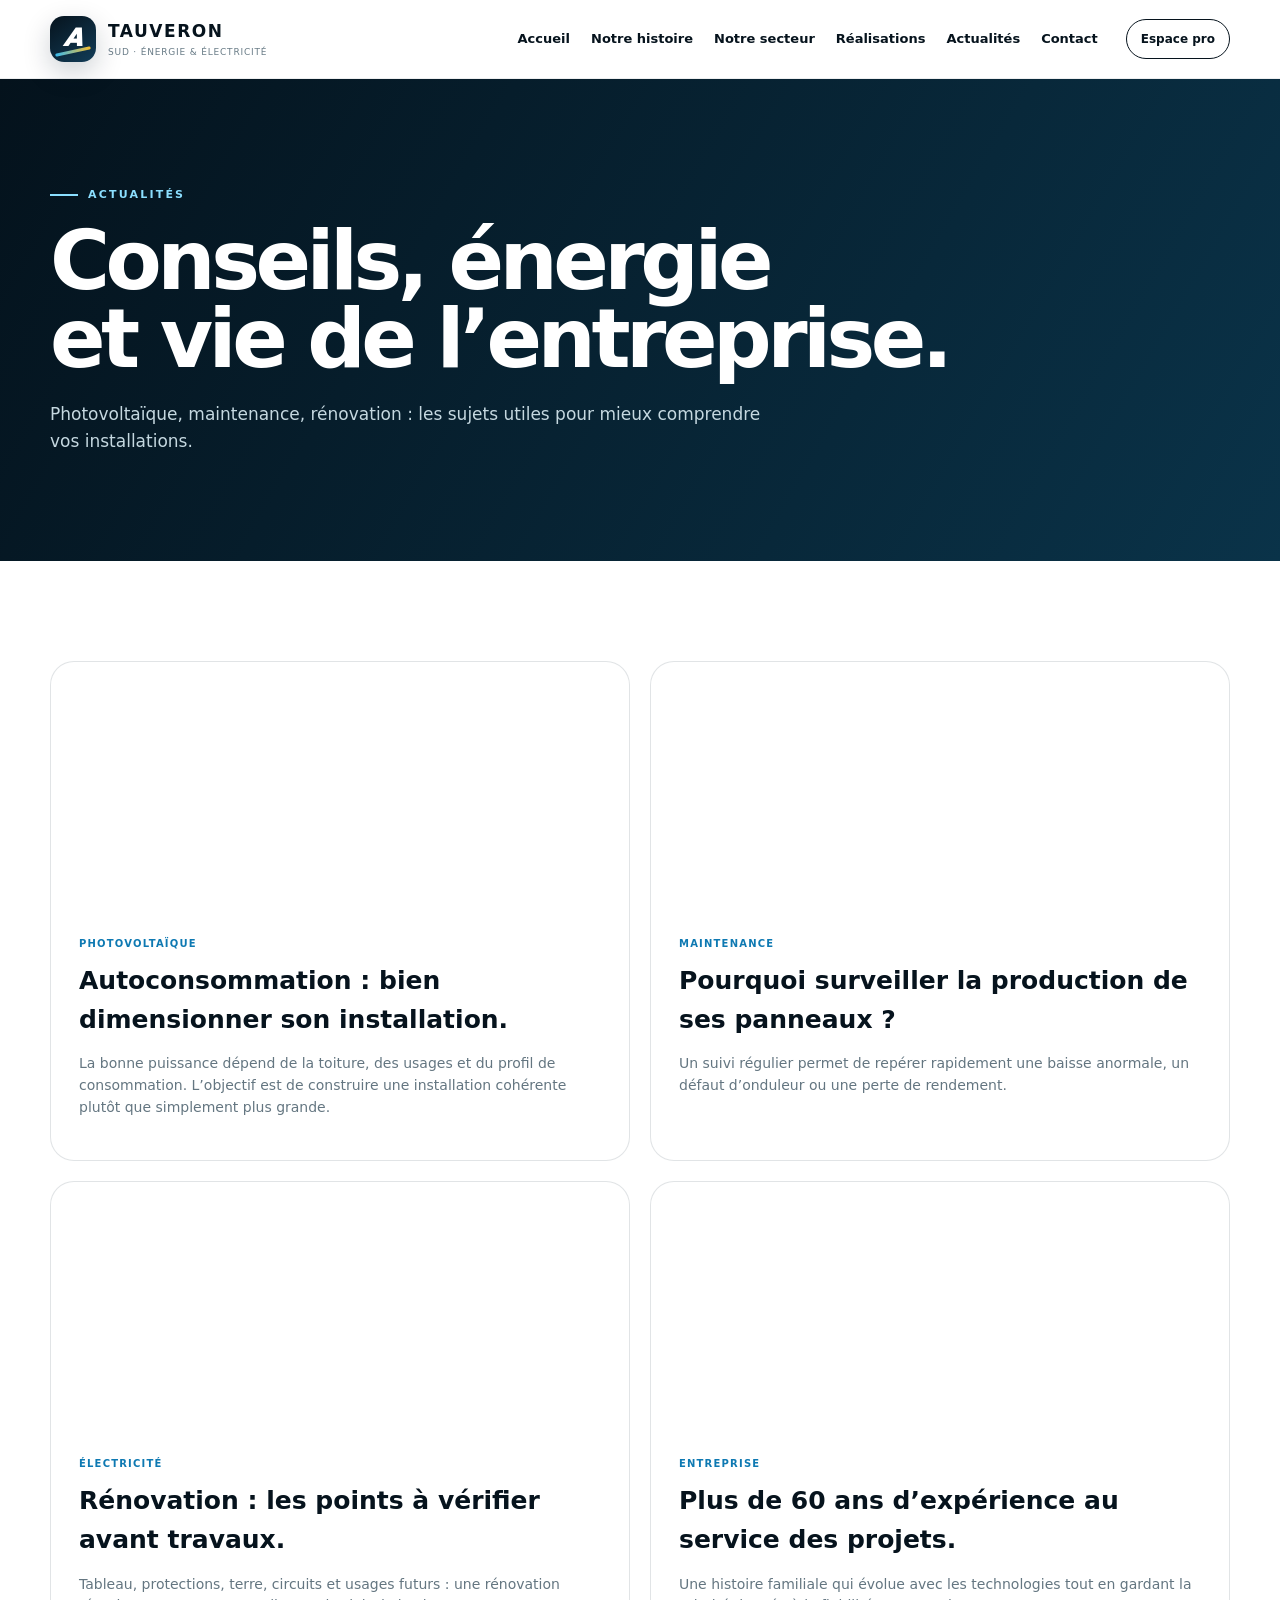
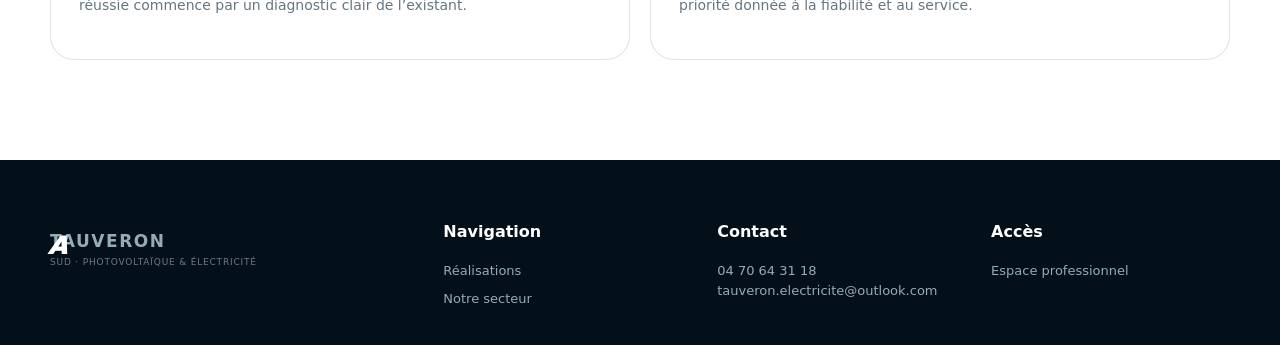
<file: actualites.html>
<!doctype html><html lang="fr"><head><meta charset="utf-8"><meta name="viewport" content="width=device-width,initial-scale=1"><title>Actualités | Tauveron Sud</title><link rel="stylesheet" href="/styles.css"></head><body>
<header class="header"><div class="container nav"><a class="brand" href="/"><span class="brand-mark"><i></i></span><span><strong>TAUVERON</strong><small>SUD · ÉNERGIE & ÉLECTRICITÉ</small></span></a><nav class="menu"><a href="/">Accueil</a><a href="/histoire.html">Notre histoire</a><a href="/secteur.html">Notre secteur</a><a href="/realisations.html">Réalisations</a><a href="/actualites.html">Actualités</a><a href="/contact.html">Contact</a></nav><button class="menu-toggle">☰</button><a class="pro-link" href="/pro">Espace pro</a></div></header>
<section class="page-hero news-hero"><div class="container"><span class="eyebrow light">ACTUALITÉS</span><h1>Conseils, énergie<br>et vie de l’entreprise.</h1><p>Photovoltaïque, maintenance, rénovation : les sujets utiles pour mieux comprendre vos installations.</p></div></section>
<main><section class="section"><div class="container article-grid"><article class="article-card reveal"><div class="article-cover a1"></div><div class="article-body"><span>Photovoltaïque</span><h2>Autoconsommation : bien dimensionner son installation.</h2><p>La bonne puissance dépend de la toiture, des usages et du profil de consommation. L’objectif est de construire une installation cohérente plutôt que simplement plus grande.</p></div></article><article class="article-card reveal"><div class="article-cover a2"></div><div class="article-body"><span>Maintenance</span><h2>Pourquoi surveiller la production de ses panneaux ?</h2><p>Un suivi régulier permet de repérer rapidement une baisse anormale, un défaut d’onduleur ou une perte de rendement.</p></div></article><article class="article-card reveal"><div class="article-cover a3"></div><div class="article-body"><span>Électricité</span><h2>Rénovation : les points à vérifier avant travaux.</h2><p>Tableau, protections, terre, circuits et usages futurs : une rénovation réussie commence par un diagnostic clair de l’existant.</p></div></article><article class="article-card reveal"><div class="article-cover a4"></div><div class="article-body"><span>Entreprise</span><h2>Plus de 60 ans d’expérience au service des projets.</h2><p>Une histoire familiale qui évolue avec les technologies tout en gardant la priorité donnée à la fiabilité et au service.</p></div></article></div></section></main>
<footer class="footer"><div class="container footer-grid"><div><a class="brand footer-brand" href="/"><span class="brand-mark"><i></i></span><span><strong>TAUVERON</strong><small>SUD · PHOTOVOLTAÏQUE & ÉLECTRICITÉ</small></span></a></div><div><h4>Navigation</h4><a href="/realisations.html">Réalisations</a><a href="/secteur.html">Notre secteur</a></div><div><h4>Contact</h4><p>04 70 64 31 18<br>tauveron.electricite@outlook.com</p></div><div><h4>Accès</h4><a href="/pro">Espace professionnel</a></div></div></footer><script src="/app.js"></script></body></html>
</file>
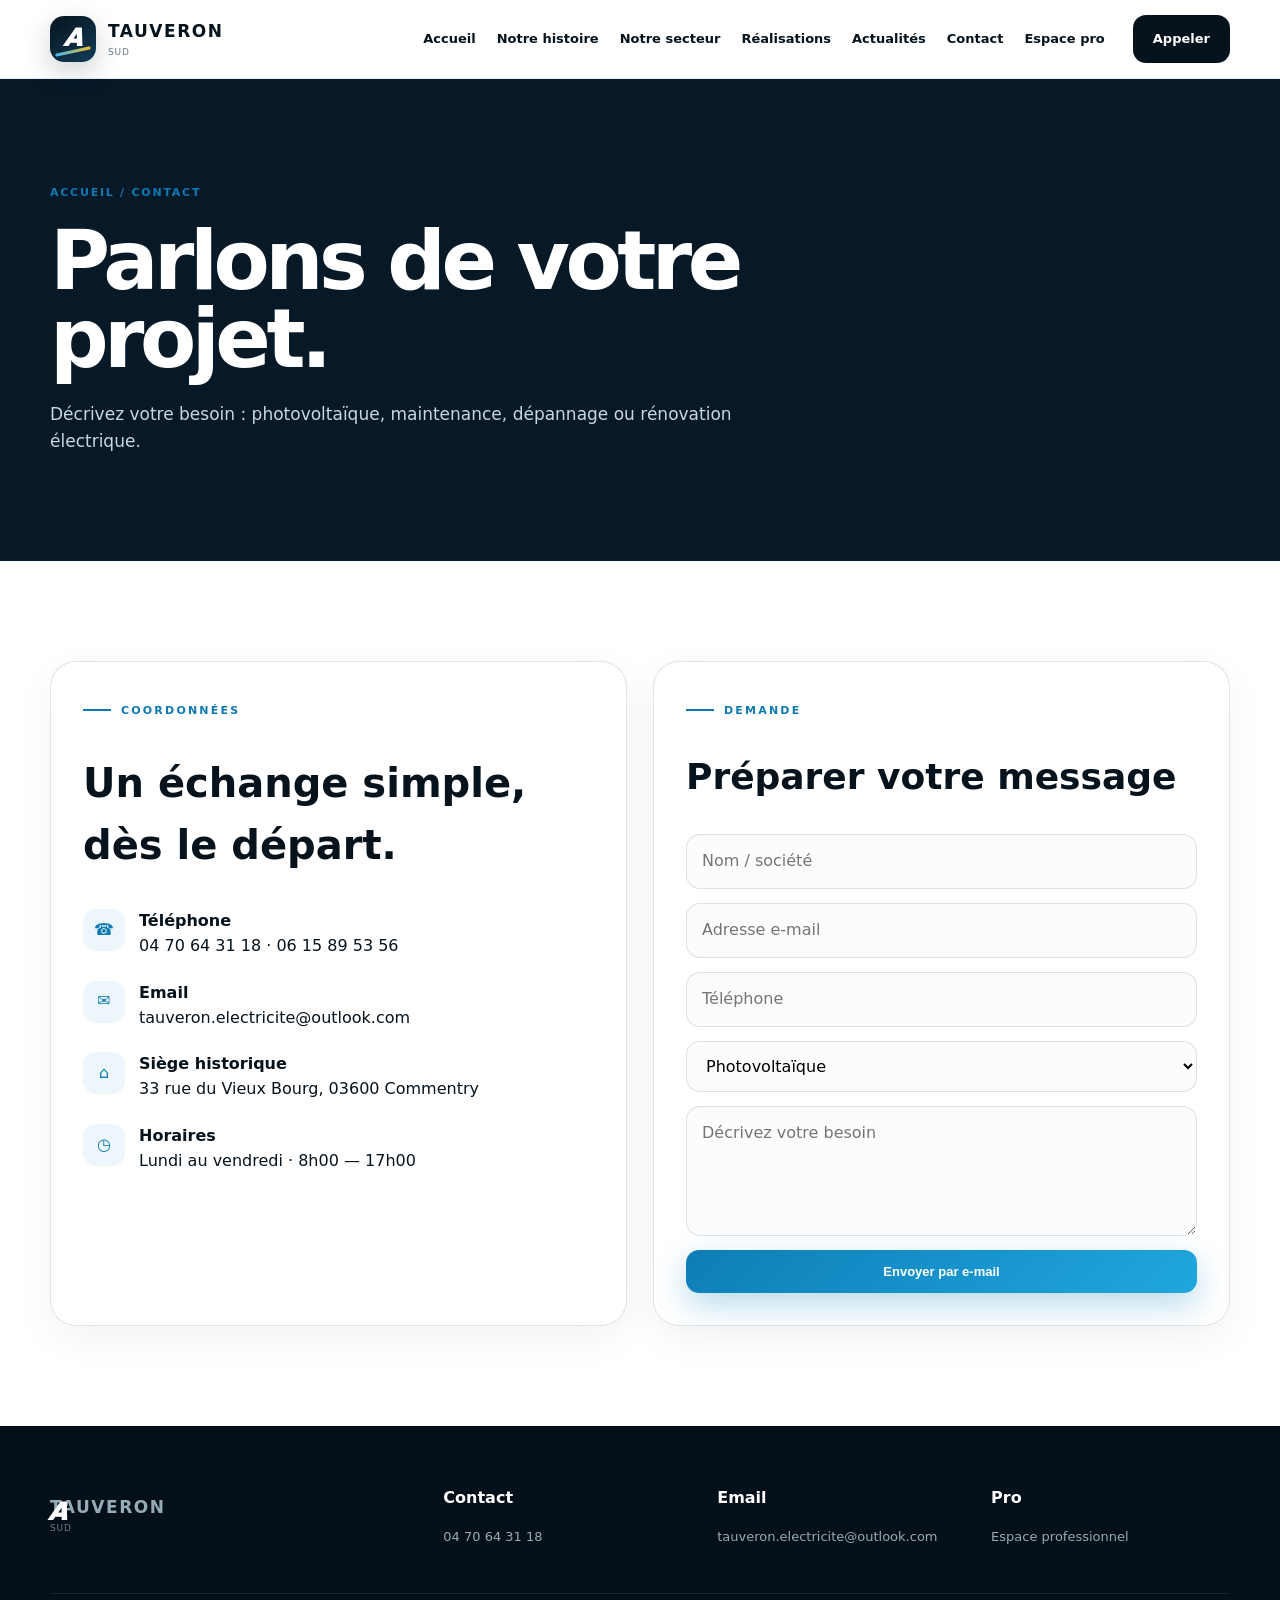
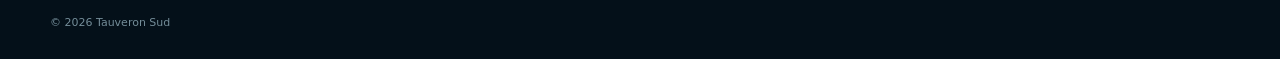
<file: contact.html>
<!doctype html><html lang="fr"><head><meta charset="utf-8"><meta name="viewport" content="width=device-width,initial-scale=1"><title>Contact | Tauveron Sud</title><link rel="stylesheet" href="/styles.css"></head><body>
<header class="header"><div class="container nav"><a class="brand" href="/"><span class="brand-mark"></span><span><strong>TAUVERON</strong><small>SUD</small></span></a><nav class="menu"><a href="/index.html">Accueil</a><a href="/histoire.html">Notre histoire</a><a href="/secteur.html">Notre secteur</a><a href="/realisations.html">Réalisations</a><a href="/actualites.html">Actualités</a><a href="/contact.html">Contact</a><a href="/pro">Espace pro</a></nav><button class="menu-toggle">☰</button><a class="btn dark" href="tel:+33470643118">Appeler</a></div></header>
<section class="page-hero"><div class="container"><span class="breadcrumb">Accueil / Contact</span><h1>Parlons de votre projet.</h1><p>Décrivez votre besoin : photovoltaïque, maintenance, dépannage ou rénovation électrique.</p></div></section>
<main><section class="section"><div class="container contact-grid"><div class="contact-card reveal"><span class="eyebrow">Coordonnées</span><h2 style="font-size:40px">Un échange simple, dès le départ.</h2><div class="contact-row"><i>☎</i><div><strong>Téléphone</strong><br><a href="tel:+33470643118">04 70 64 31 18</a> · <a href="tel:+33615895356">06 15 89 53 56</a></div></div><div class="contact-row"><i>✉</i><div><strong>Email</strong><br><a href="mailto:tauveron.electricite@outlook.com">tauveron.electricite@outlook.com</a></div></div><div class="contact-row"><i>⌂</i><div><strong>Siège historique</strong><br>33 rue du Vieux Bourg, 03600 Commentry</div></div><div class="contact-row"><i>◷</i><div><strong>Horaires</strong><br>Lundi au vendredi · 8h00 — 17h00</div></div></div><div class="contact-card reveal"><span class="eyebrow">Demande</span><h2 style="font-size:36px">Préparer votre message</h2><form class="form" id="contact-form"><input name="name" required placeholder="Nom / société"><input name="email" required type="email" placeholder="Adresse e-mail"><input name="phone" placeholder="Téléphone"><select name="project"><option>Photovoltaïque</option><option>Électricité</option><option>Maintenance / dépannage</option><option>Autre projet</option></select><textarea name="message" required placeholder="Décrivez votre besoin"></textarea><button class="btn primary" type="submit">Envoyer par e-mail</button></form></div></div></section></main>
<footer class="footer"><div class="container"><div class="footer-grid"><div><a class="brand" href="/"><span class="brand-mark"></span><span><strong>TAUVERON</strong><small>SUD</small></span></a></div><div><h4>Contact</h4><p>04 70 64 31 18</p></div><div><h4>Email</h4><p>tauveron.electricite@outlook.com</p></div><div><h4>Pro</h4><p><a href="/pro">Espace professionnel</a></p></div></div><div class="copyright"><span>© 2026 Tauveron Sud</span></div></div></footer><script src="/app.js"></script><script>document.getElementById('contact-form').addEventListener('submit',e=>{e.preventDefault();const f=new FormData(e.currentTarget);const s=encodeURIComponent('Demande '+f.get('project')+' — '+f.get('name'));const b=encodeURIComponent('Nom / société : '+f.get('name')+'\nEmail : '+f.get('email')+'\nTéléphone : '+f.get('phone')+'\nProjet : '+f.get('project')+'\n\n'+f.get('message'));location.href='mailto:tauveron.electricite@outlook.com?subject='+s+'&body='+b})</script></body></html>
</file>
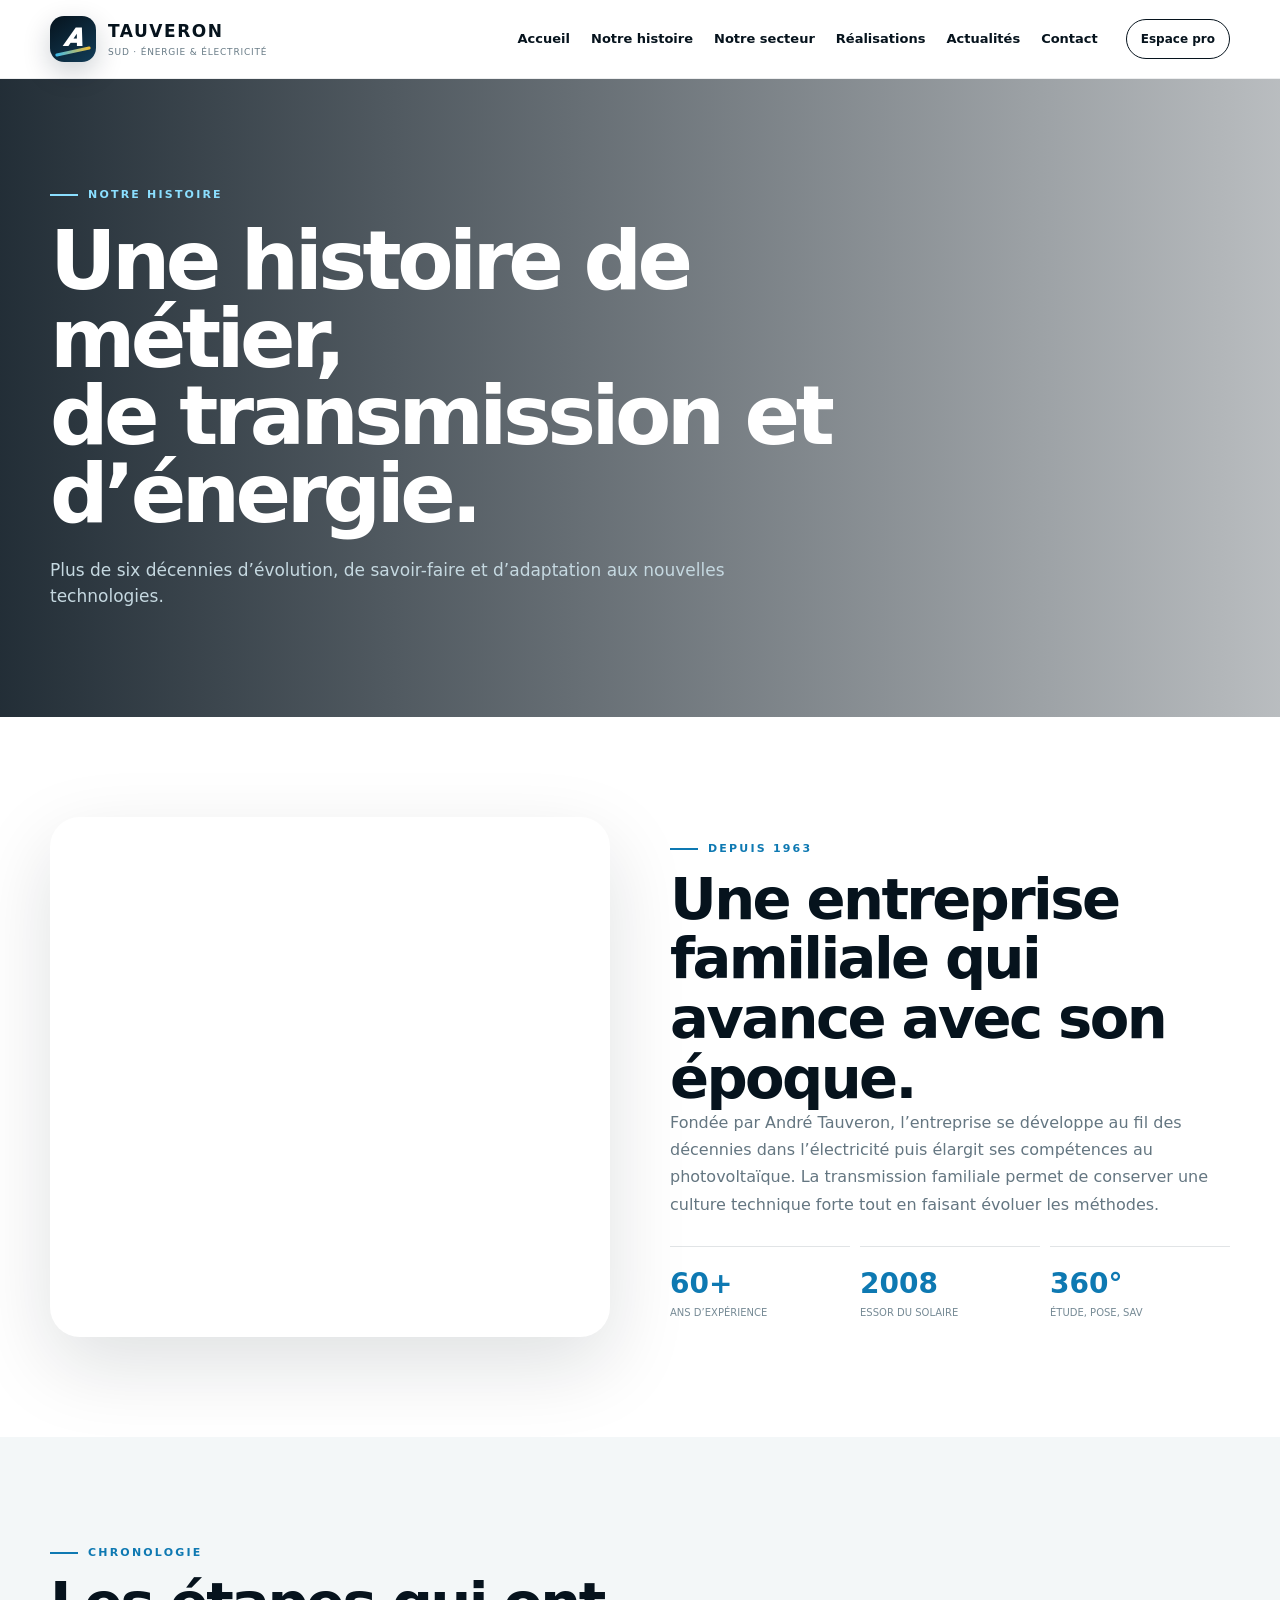
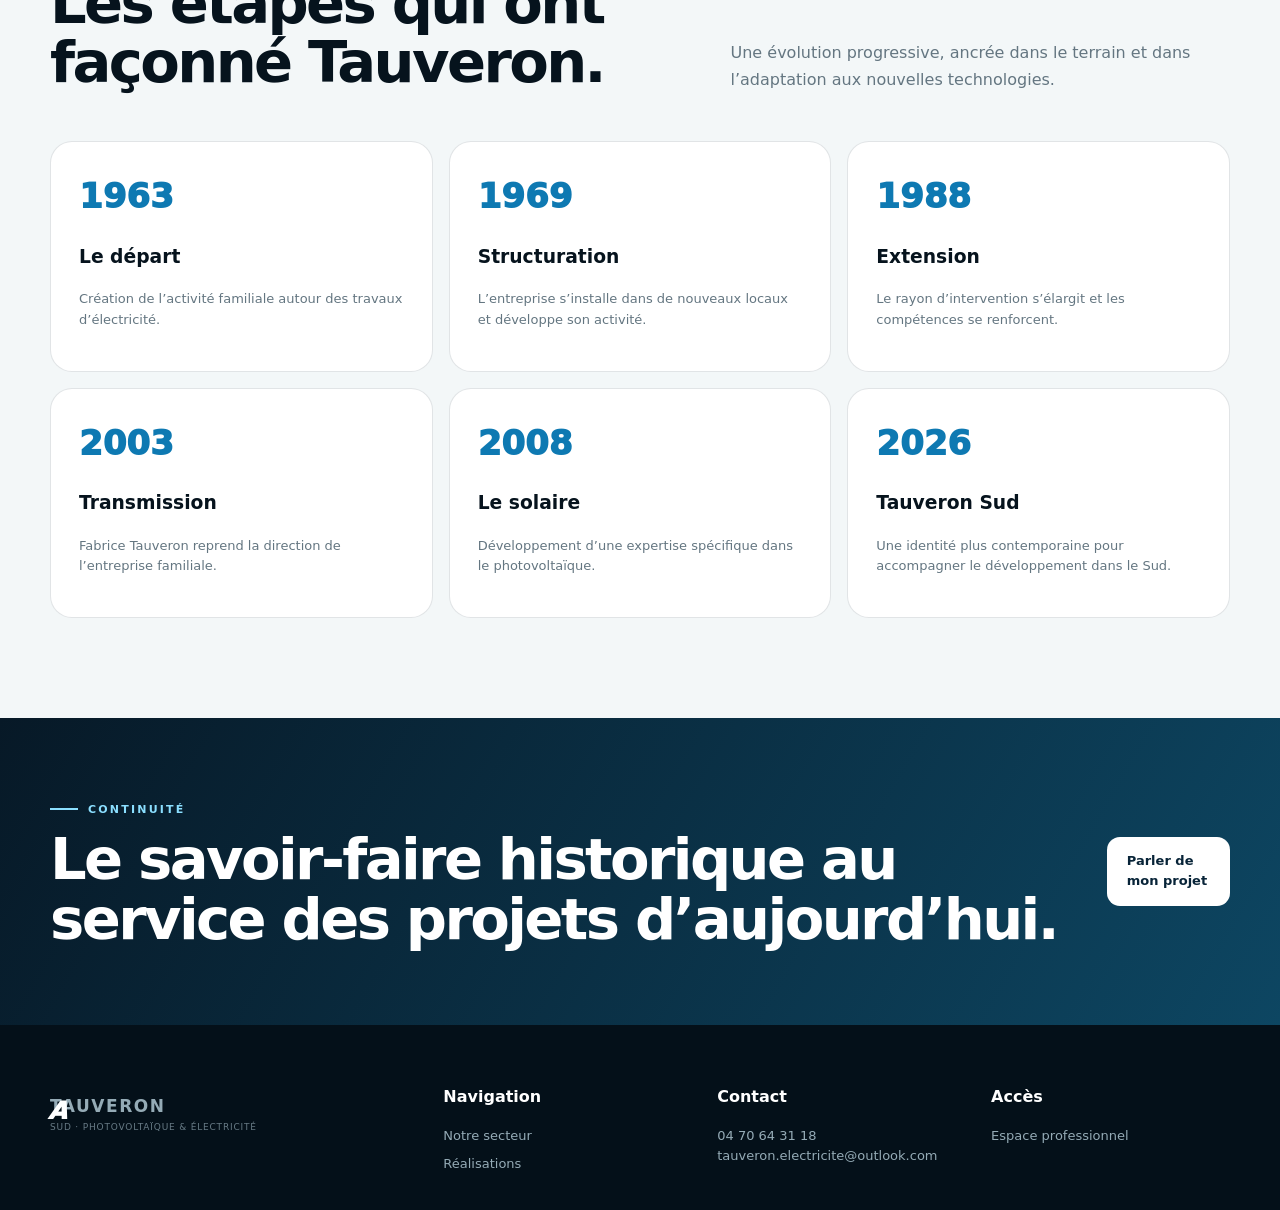
<file: histoire.html>
<!doctype html><html lang="fr"><head><meta charset="utf-8"><meta name="viewport" content="width=device-width,initial-scale=1"><title>Notre histoire | Tauveron Sud</title><link rel="stylesheet" href="/styles.css"></head><body>
<header class="header"><div class="container nav"><a class="brand" href="/"><span class="brand-mark"><i></i></span><span><strong>TAUVERON</strong><small>SUD · ÉNERGIE & ÉLECTRICITÉ</small></span></a><nav class="menu"><a href="/">Accueil</a><a href="/histoire.html">Notre histoire</a><a href="/secteur.html">Notre secteur</a><a href="/realisations.html">Réalisations</a><a href="/actualites.html">Actualités</a><a href="/contact.html">Contact</a></nav><button class="menu-toggle">☰</button><a class="pro-link" href="/pro">Espace pro</a></div></header>
<section class="page-hero history-hero"><div class="container"><span class="eyebrow light">NOTRE HISTOIRE</span><h1>Une histoire de métier,<br>de transmission et d’énergie.</h1><p>Plus de six décennies d’évolution, de savoir-faire et d’adaptation aux nouvelles technologies.</p></div></section>
<main><section class="section"><div class="container story-intro"><div class="story-photo reveal"></div><div class="story-copy reveal"><span class="eyebrow">DEPUIS 1963</span><h2>Une entreprise familiale qui avance avec son époque.</h2><p>Fondée par André Tauveron, l’entreprise se développe au fil des décennies dans l’électricité puis élargit ses compétences au photovoltaïque. La transmission familiale permet de conserver une culture technique forte tout en faisant évoluer les méthodes.</p><div class="story-stats"><div><strong>60+</strong><span>ans d’expérience</span></div><div><strong>2008</strong><span>essor du solaire</span></div><div><strong>360°</strong><span>étude, pose, SAV</span></div></div></div></div></section>
<section class="section story-depth"><div class="container"><div class="section-head reveal"><div><span class="eyebrow">CHRONOLOGIE</span><h2>Les étapes qui ont façonné Tauveron.</h2></div><p>Une évolution progressive, ancrée dans le terrain et dans l’adaptation aux nouvelles technologies.</p></div><div class="timeline-depth"><article class="timeline-item reveal"><span>1963</span><h3>Le départ</h3><p>Création de l’activité familiale autour des travaux d’électricité.</p></article><article class="timeline-item reveal"><span>1969</span><h3>Structuration</h3><p>L’entreprise s’installe dans de nouveaux locaux et développe son activité.</p></article><article class="timeline-item reveal"><span>1988</span><h3>Extension</h3><p>Le rayon d’intervention s’élargit et les compétences se renforcent.</p></article><article class="timeline-item reveal"><span>2003</span><h3>Transmission</h3><p>Fabrice Tauveron reprend la direction de l’entreprise familiale.</p></article><article class="timeline-item reveal"><span>2008</span><h3>Le solaire</h3><p>Développement d’une expertise spécifique dans le photovoltaïque.</p></article><article class="timeline-item reveal"><span>2026</span><h3>Tauveron Sud</h3><p>Une identité plus contemporaine pour accompagner le développement dans le Sud.</p></article></div></div></section>
<section class="contact-band"><div class="container contact-band-inner"><div><span class="eyebrow light">CONTINUITÉ</span><h2>Le savoir-faire historique au service des projets d’aujourd’hui.</h2></div><a class="btn white" href="/contact.html">Parler de mon projet</a></div></section></main>
<footer class="footer"><div class="container footer-grid"><div><a class="brand footer-brand" href="/"><span class="brand-mark"><i></i></span><span><strong>TAUVERON</strong><small>SUD · PHOTOVOLTAÏQUE & ÉLECTRICITÉ</small></span></a></div><div><h4>Navigation</h4><a href="/secteur.html">Notre secteur</a><a href="/realisations.html">Réalisations</a></div><div><h4>Contact</h4><p>04 70 64 31 18<br>tauveron.electricite@outlook.com</p></div><div><h4>Accès</h4><a href="/pro">Espace professionnel</a></div></div></footer><script src="/app.js"></script></body></html>
</file>
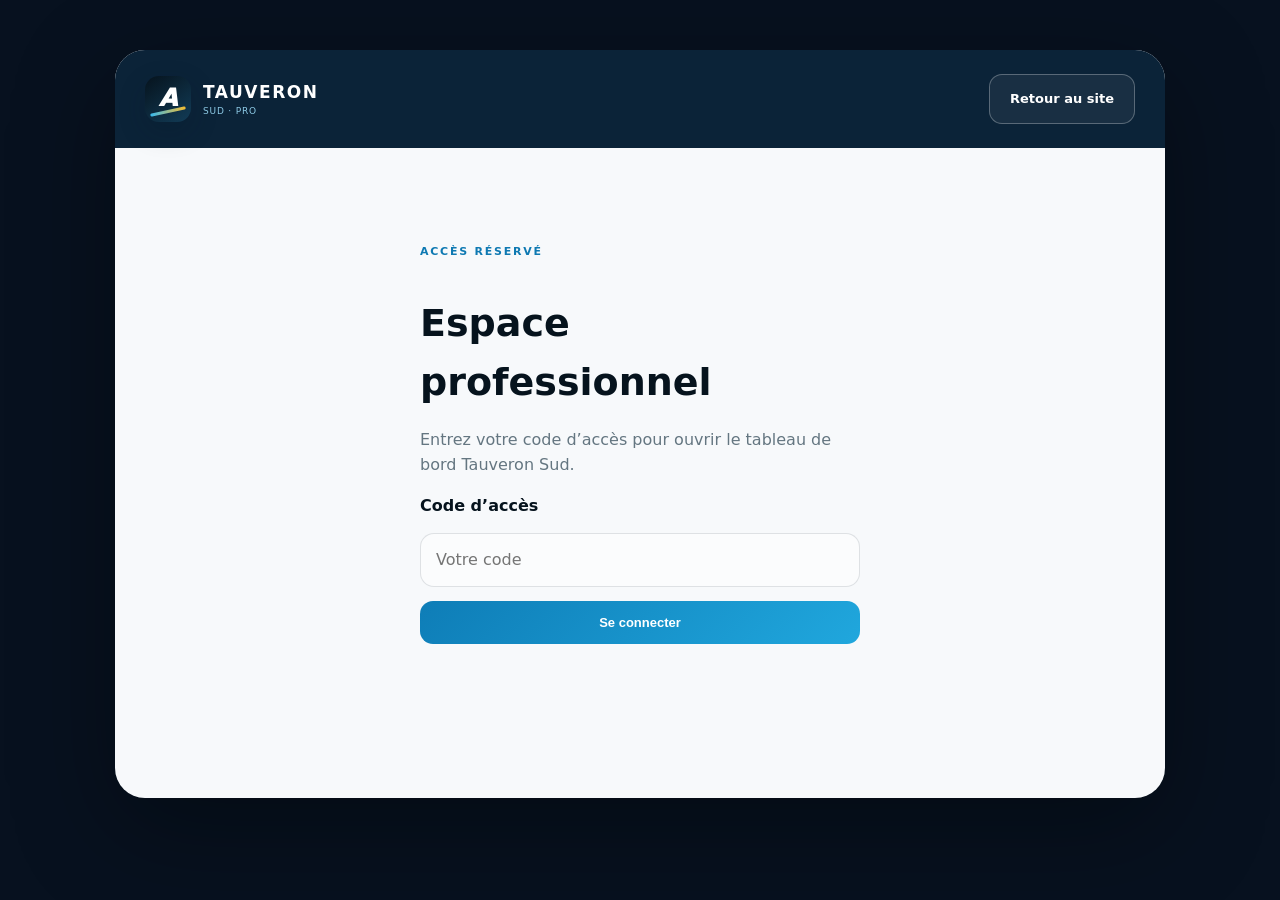
<file: pro.html>
<!doctype html><html lang="fr"><head><meta charset="utf-8"><meta name="viewport" content="width=device-width,initial-scale=1"><meta name="robots" content="noindex,nofollow"><title>Espace professionnel | Tauveron Sud</title><link rel="stylesheet" href="/styles.css"></head><body class="pro-shell">
<div class="pro-card">
  <div class="pro-head"><a class="brand" href="/"><span class="brand-mark"></span><span><strong>TAUVERON</strong><small>SUD · PRO</small></span></a><a class="btn ghost" href="/">Retour au site</a></div>
  <div class="pro-body">
    <section id="login-view" class="login-wrap">
      <span class="eyebrow">Accès réservé</span><h1>Espace professionnel</h1><p>Entrez votre code d’accès pour ouvrir le tableau de bord Tauveron Sud.</p>
      <form id="login-form" class="form" autocomplete="off"><label for="access-code"><strong>Code d’accès</strong></label><input id="access-code" name="code" type="password" inputmode="text" autocomplete="current-password" required placeholder="Votre code"><button class="btn primary" type="submit">Se connecter</button><p id="login-error" class="form-error" role="alert" aria-live="polite"></p></form>
    </section>
    <section id="dashboard" class="dashboard" aria-hidden="true">
      <div class="dashboard-title"><div><span class="eyebrow">Pilotage commercial</span><h1>Tableau de bord</h1><p>Suivez les demandes, rappels et devis depuis cet appareil.</p></div><div class="dashboard-actions"><button id="export-btn" class="btn light" type="button">Exporter CSV</button><button id="logout-btn" class="btn dark" type="button">Déconnexion</button></div></div>
      <div class="stats"><article class="stat"><span>Prospects</span><strong id="stat-total">0</strong></article><article class="stat"><span>À rappeler</span><strong id="stat-call">0</strong></article><article class="stat"><span>Devis</span><strong id="stat-quote">0</strong></article><article class="stat"><span>Gagnés</span><strong id="stat-won">0</strong></article></div>
      <div class="crm"><aside class="crm-panel"><h2>Nouveau prospect</h2><form id="lead-form" class="form"><input name="name" required placeholder="Nom / société"><input name="phone" placeholder="Téléphone"><input name="email" type="email" placeholder="E-mail"><select name="project"><option>Photovoltaïque</option><option>Électricité</option><option>Maintenance</option><option>Dépannage</option><option>Autre</option></select><select name="status"><option value="nouveau">Nouveau</option><option value="rappel">À rappeler</option><option value="devis">Devis</option><option value="gagne">Gagné</option><option value="perdu">Perdu</option></select><textarea name="note" placeholder="Notes"></textarea><button class="btn primary" type="submit">Ajouter le prospect</button></form><p class="storage-note">Les données de ce mini-CRM sont enregistrées sur cet appareil.</p></aside>
      <section class="crm-panel"><div class="lead-toolbar"><div><span class="eyebrow">Pipeline</span><h2>Prospects</h2></div><select id="filter-status"><option value="all">Tous les statuts</option><option value="nouveau">Nouveaux</option><option value="rappel">À rappeler</option><option value="devis">Devis</option><option value="gagne">Gagnés</option><option value="perdu">Perdus</option></select></div><div id="lead-list" class="lead-list"></div><div id="empty-leads" class="empty-state">Aucun prospect pour le moment.</div></section></div>
    </section>
  </div>
</div>
<script src="/pro.js"></script></body></html>
</file>
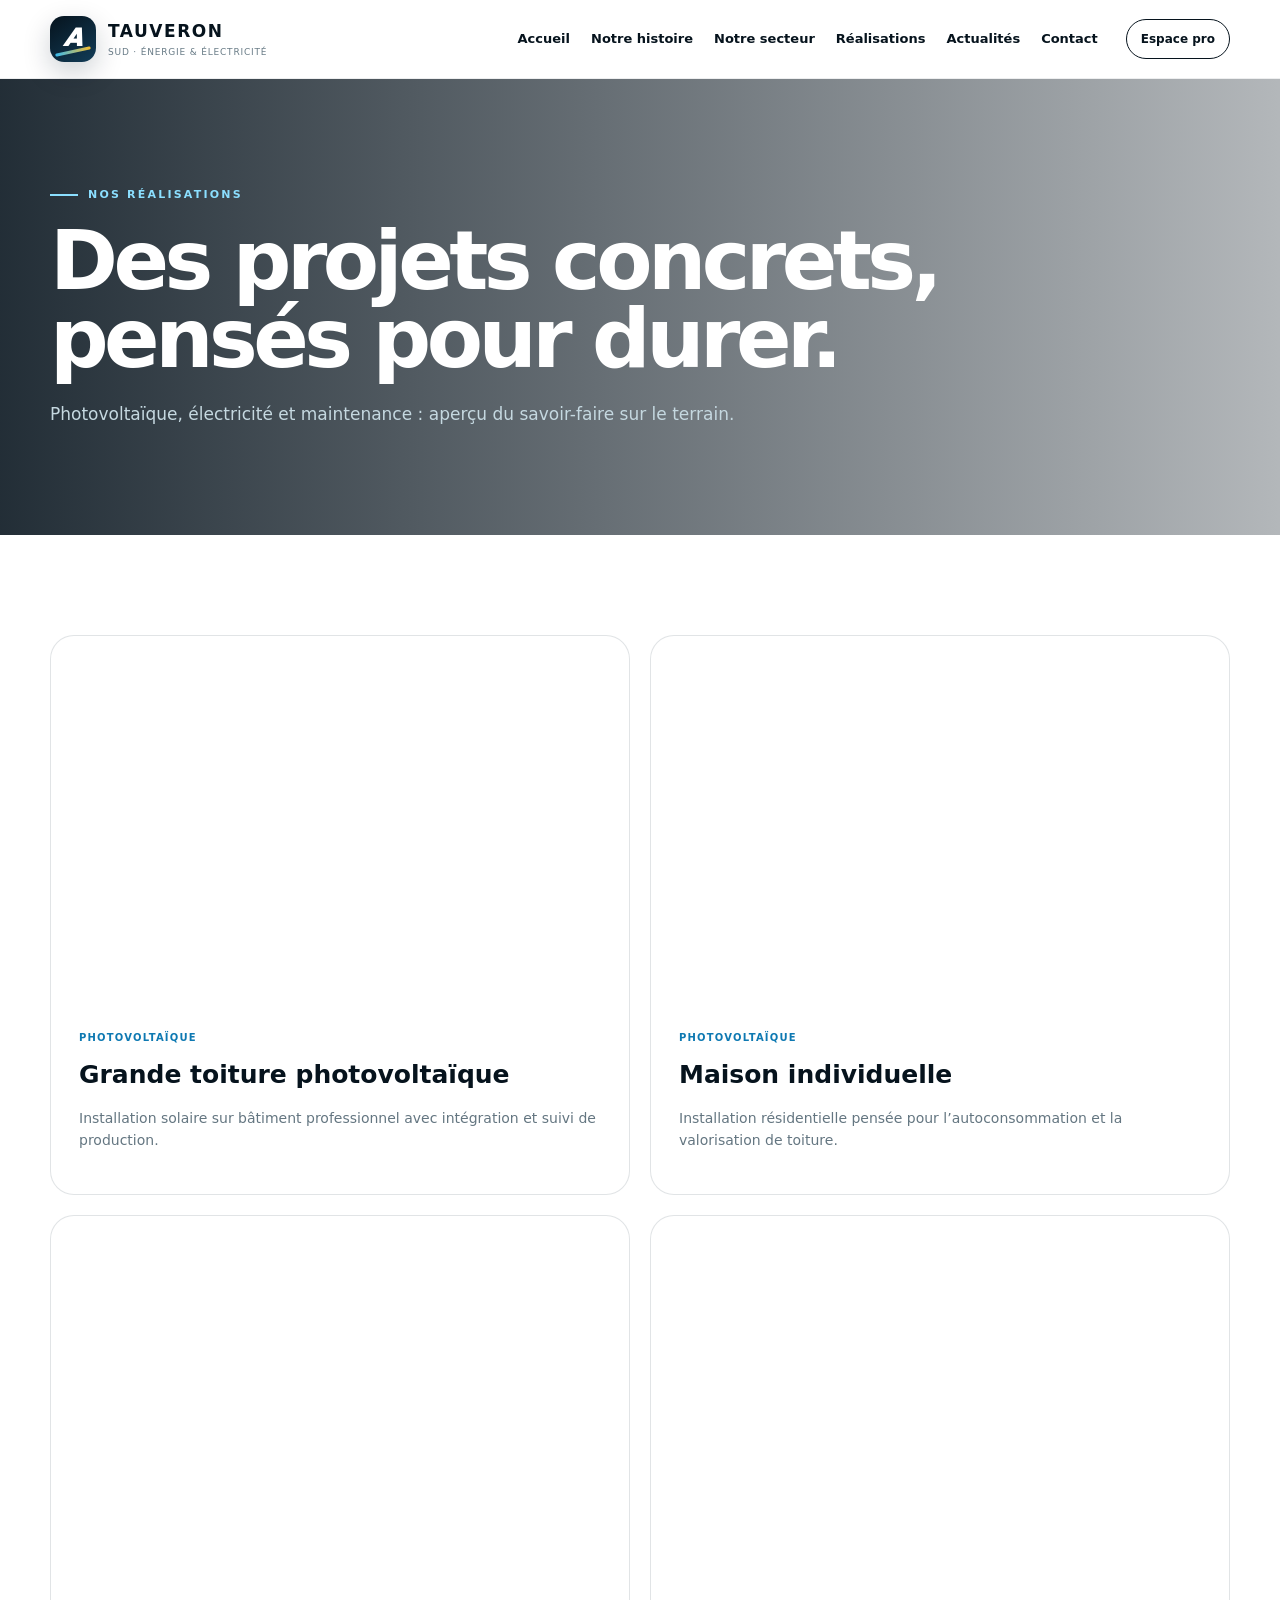
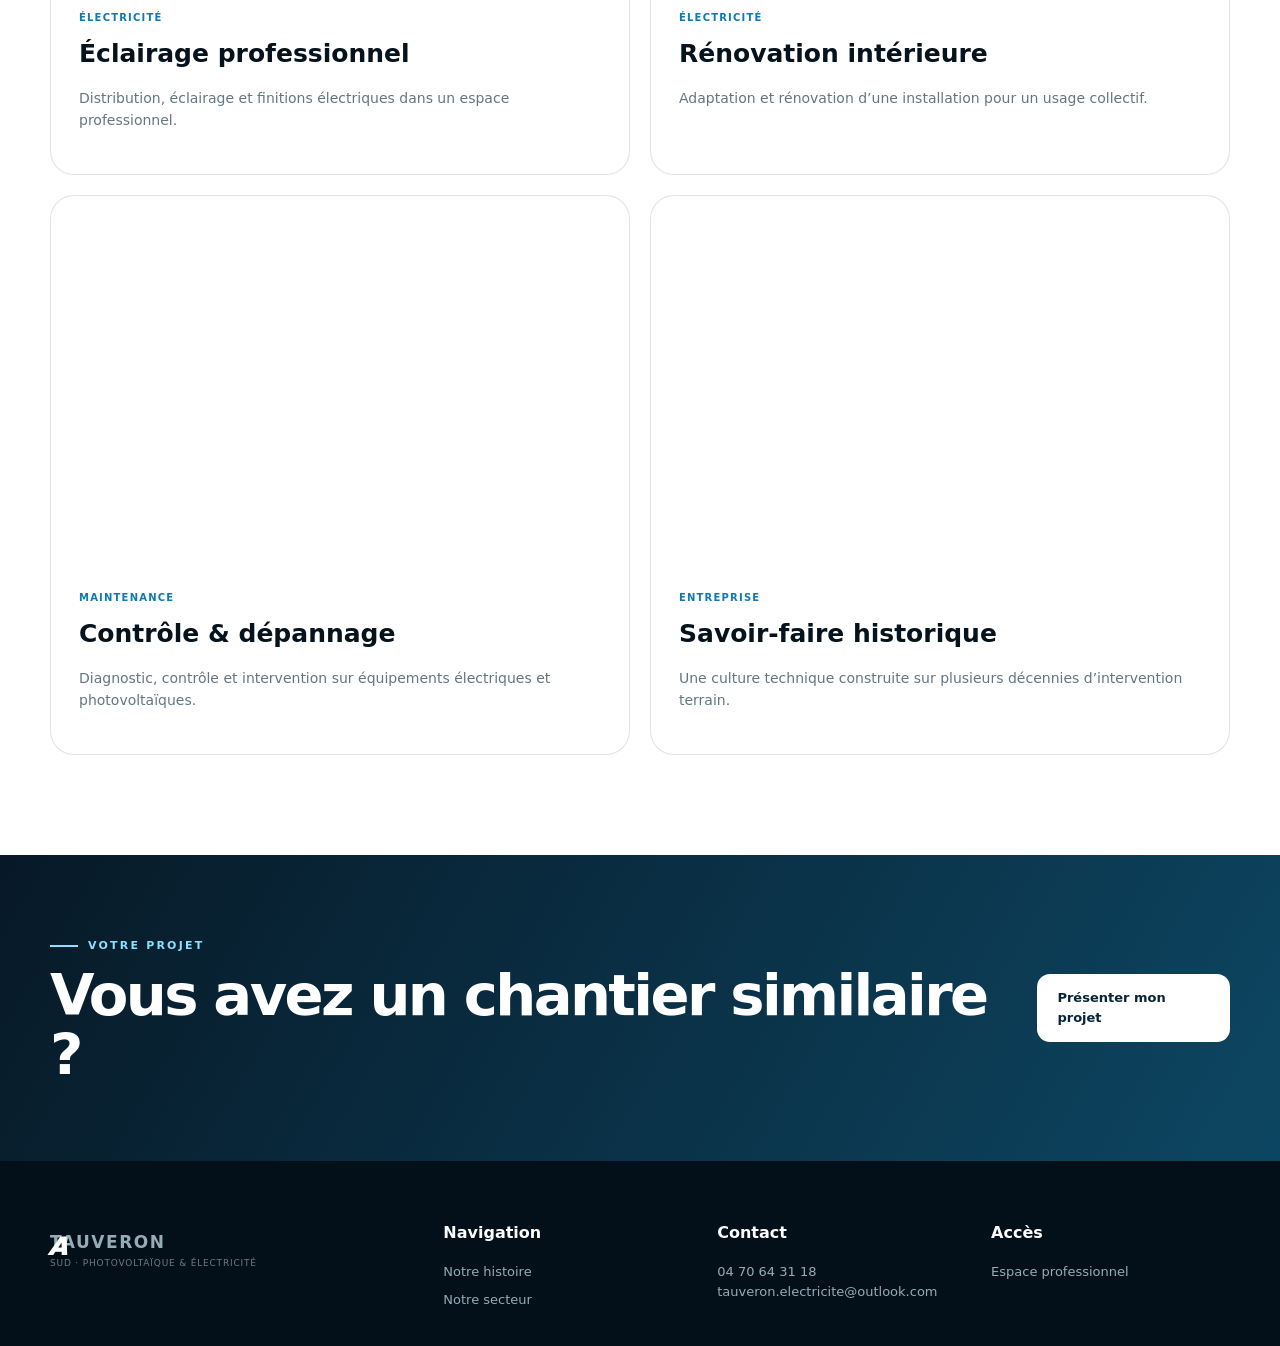
<file: realisations.html>
<!doctype html><html lang="fr"><head><meta charset="utf-8"><meta name="viewport" content="width=device-width,initial-scale=1"><title>Nos réalisations | Tauveron Sud</title><link rel="stylesheet" href="/styles.css"></head><body>
<header class="header"><div class="container nav"><a class="brand" href="/"><span class="brand-mark"><i></i></span><span><strong>TAUVERON</strong><small>SUD · ÉNERGIE & ÉLECTRICITÉ</small></span></a><nav class="menu"><a href="/">Accueil</a><a href="/histoire.html">Notre histoire</a><a href="/secteur.html">Notre secteur</a><a href="/realisations.html">Réalisations</a><a href="/actualites.html">Actualités</a><a href="/contact.html">Contact</a></nav><button class="menu-toggle">☰</button><a class="pro-link" href="/pro">Espace pro</a></div></header>
<section class="page-hero projects-hero"><div class="container"><span class="eyebrow light">NOS RÉALISATIONS</span><h1>Des projets concrets,<br>pensés pour durer.</h1><p>Photovoltaïque, électricité et maintenance : aperçu du savoir-faire sur le terrain.</p></div></section>
<main><section class="section"><div class="container real-grid"><article class="real-card reveal"><div class="real-img r1"></div><div class="real-copy"><small>Photovoltaïque</small><h2>Grande toiture photovoltaïque</h2><p>Installation solaire sur bâtiment professionnel avec intégration et suivi de production.</p></div></article><article class="real-card reveal"><div class="real-img r2"></div><div class="real-copy"><small>Photovoltaïque</small><h2>Maison individuelle</h2><p>Installation résidentielle pensée pour l’autoconsommation et la valorisation de toiture.</p></div></article><article class="real-card reveal"><div class="real-img r3"></div><div class="real-copy"><small>Électricité</small><h2>Éclairage professionnel</h2><p>Distribution, éclairage et finitions électriques dans un espace professionnel.</p></div></article><article class="real-card reveal"><div class="real-img r4"></div><div class="real-copy"><small>Électricité</small><h2>Rénovation intérieure</h2><p>Adaptation et rénovation d’une installation pour un usage collectif.</p></div></article><article class="real-card reveal"><div class="real-img r5"></div><div class="real-copy"><small>Maintenance</small><h2>Contrôle & dépannage</h2><p>Diagnostic, contrôle et intervention sur équipements électriques et photovoltaïques.</p></div></article><article class="real-card reveal"><div class="real-img r6"></div><div class="real-copy"><small>Entreprise</small><h2>Savoir-faire historique</h2><p>Une culture technique construite sur plusieurs décennies d’intervention terrain.</p></div></article></div></section><section class="contact-band"><div class="container contact-band-inner"><div><span class="eyebrow light">VOTRE PROJET</span><h2>Vous avez un chantier similaire ?</h2></div><a class="btn white" href="/contact.html">Présenter mon projet</a></div></section></main>
<footer class="footer"><div class="container footer-grid"><div><a class="brand footer-brand" href="/"><span class="brand-mark"><i></i></span><span><strong>TAUVERON</strong><small>SUD · PHOTOVOLTAÏQUE & ÉLECTRICITÉ</small></span></a></div><div><h4>Navigation</h4><a href="/histoire.html">Notre histoire</a><a href="/secteur.html">Notre secteur</a></div><div><h4>Contact</h4><p>04 70 64 31 18<br>tauveron.electricite@outlook.com</p></div><div><h4>Accès</h4><a href="/pro">Espace professionnel</a></div></div></footer><script src="/app.js"></script></body></html>
</file>
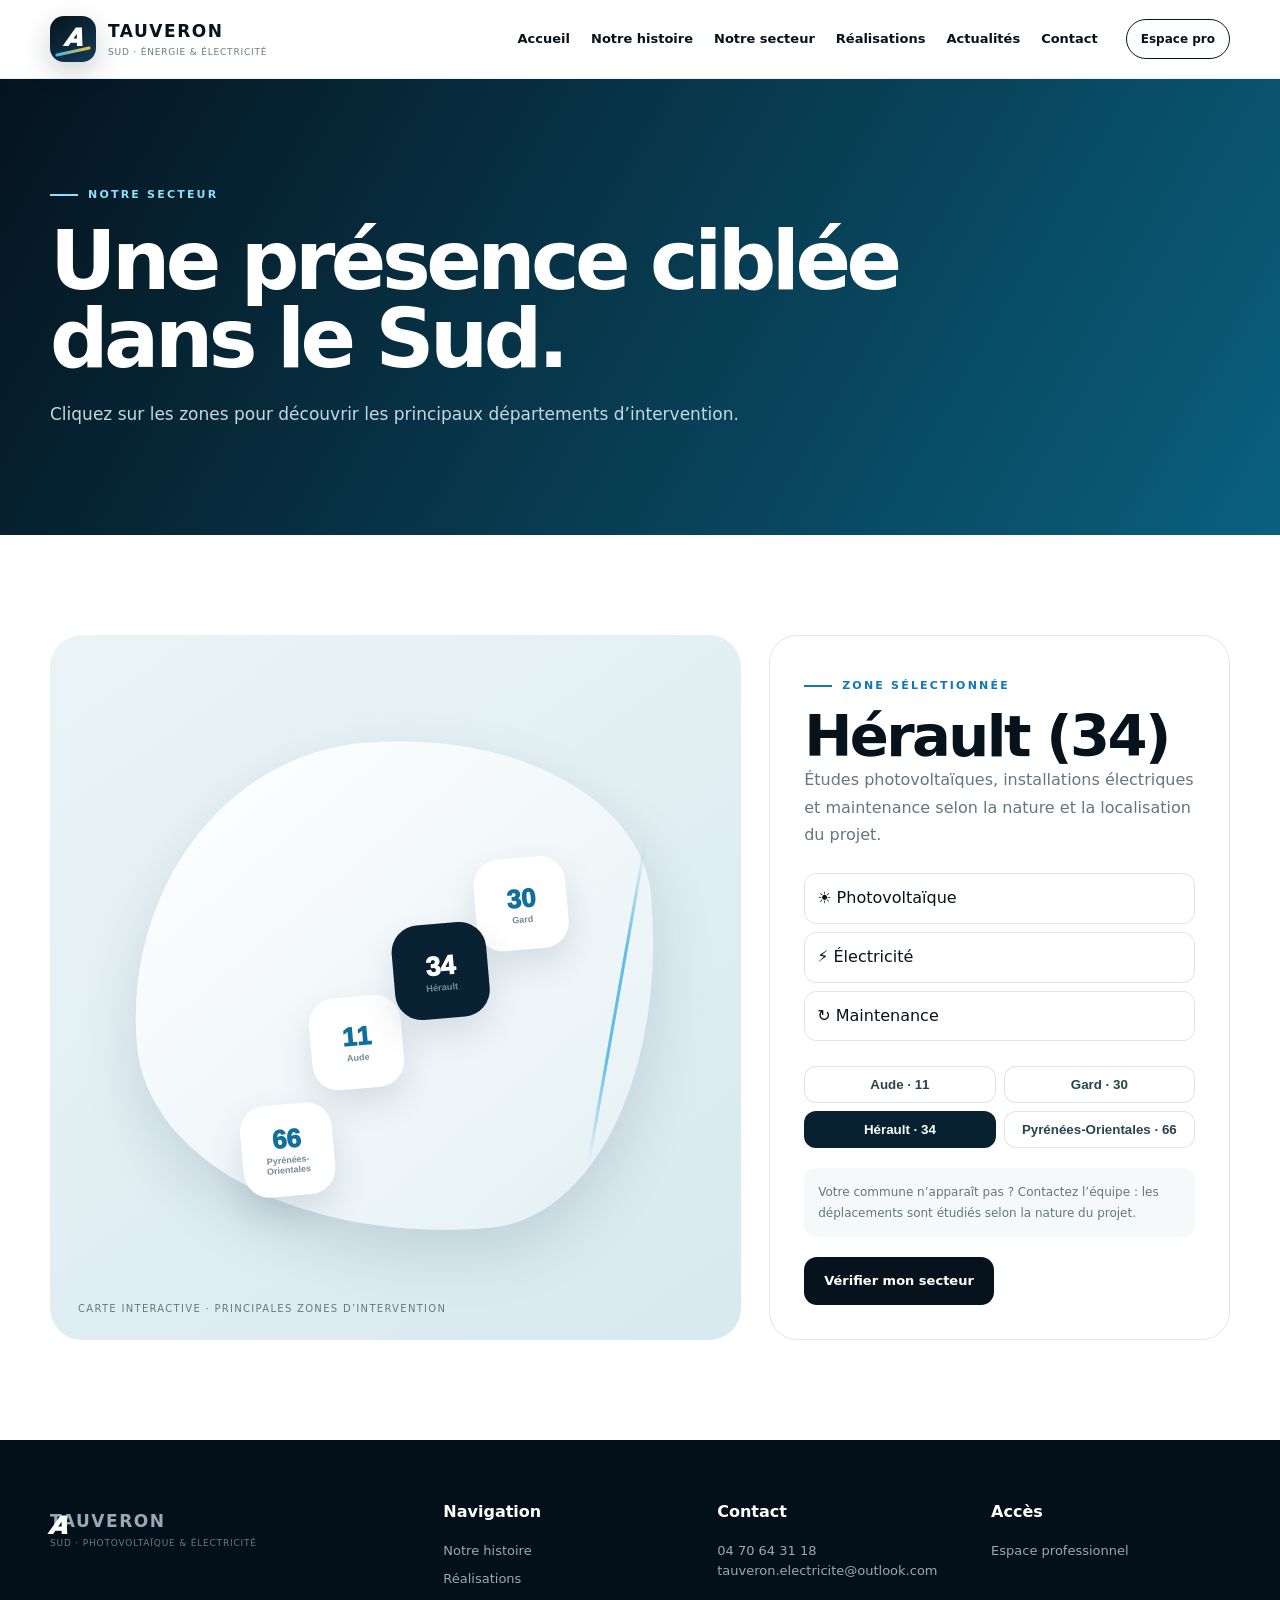
<file: secteur.html>
<!doctype html><html lang="fr"><head><meta charset="utf-8"><meta name="viewport" content="width=device-width,initial-scale=1"><title>Notre secteur | Tauveron Sud</title><link rel="stylesheet" href="/styles.css"></head><body>
<header class="header"><div class="container nav"><a class="brand" href="/"><span class="brand-mark"><i></i></span><span><strong>TAUVERON</strong><small>SUD · ÉNERGIE & ÉLECTRICITÉ</small></span></a><nav class="menu"><a href="/">Accueil</a><a href="/histoire.html">Notre histoire</a><a href="/secteur.html">Notre secteur</a><a href="/realisations.html">Réalisations</a><a href="/actualites.html">Actualités</a><a href="/contact.html">Contact</a></nav><button class="menu-toggle">☰</button><a class="pro-link" href="/pro">Espace pro</a></div></header>
<section class="page-hero sector-hero"><div class="container"><span class="eyebrow light">NOTRE SECTEUR</span><h1>Une présence ciblée<br>dans le Sud.</h1><p>Cliquez sur les zones pour découvrir les principaux départements d’intervention.</p></div></section>
<main><section class="section"><div class="container map-page-layout"><div class="south-map reveal"><div class="south-shape"><span class="coast"></span><button class="zone z11" data-dept="11">11<small>Aude</small></button><button class="zone z30" data-dept="30">30<small>Gard</small></button><button class="zone z34 active" data-dept="34">34<small>Hérault</small></button><button class="zone z66" data-dept="66">66<small>Pyrénées-Orientales</small></button></div><div class="map-legend">Carte interactive · principales zones d’intervention</div></div><aside class="sector-detail reveal"><span class="eyebrow">ZONE SÉLECTIONNÉE</span><h2 id="sector-title">Hérault (34)</h2><p id="sector-text">Études photovoltaïques, installations électriques et maintenance selon la nature et la localisation du projet.</p><div class="sector-services"><span>☀ Photovoltaïque</span><span>⚡ Électricité</span><span>↻ Maintenance</span></div><div class="sector-buttons"><button data-dept="11">Aude · 11</button><button data-dept="30">Gard · 30</button><button data-dept="34" class="active">Hérault · 34</button><button data-dept="66">Pyrénées-Orientales · 66</button></div><p class="sector-note">Votre commune n’apparaît pas ? Contactez l’équipe : les déplacements sont étudiés selon la nature du projet.</p><a class="btn dark" href="/contact.html">Vérifier mon secteur</a></aside></div></section></main>
<footer class="footer"><div class="container footer-grid"><div><a class="brand footer-brand" href="/"><span class="brand-mark"><i></i></span><span><strong>TAUVERON</strong><small>SUD · PHOTOVOLTAÏQUE & ÉLECTRICITÉ</small></span></a></div><div><h4>Navigation</h4><a href="/histoire.html">Notre histoire</a><a href="/realisations.html">Réalisations</a></div><div><h4>Contact</h4><p>04 70 64 31 18<br>tauveron.electricite@outlook.com</p></div><div><h4>Accès</h4><a href="/pro">Espace professionnel</a></div></div></footer><script src="/app.js"></script></body></html>
</file>
<file: styles.css>
:root{--ink:#06131d;--paper:#fff;--soft:#eef5f7;--muted:#647681;--blue:#0e79b2;--cyan:#37b9ee;--sun:#f5bd2f;--line:rgba(9,37,52,.12);--shadow:0 28px 80px rgba(4,22,33,.13)}*{box-sizing:border-box}html{scroll-behavior:smooth}body{margin:0;font-family:Inter,ui-sans-serif,system-ui,-apple-system,BlinkMacSystemFont,"Segoe UI",sans-serif;background:#fff;color:var(--ink);line-height:1.55}a{color:inherit;text-decoration:none}.container{width:min(1180px,calc(100% - 42px));margin:auto}.header{position:sticky;top:0;z-index:60;background:rgba(255,255,255,.9);backdrop-filter:blur(18px);border-bottom:1px solid rgba(7,26,38,.07)}.nav{height:78px;display:flex;align-items:center;gap:28px}.brand{display:flex;align-items:center;gap:12px;min-width:max-content}.brand-mark{width:46px;height:46px;border-radius:14px;background:linear-gradient(145deg,#06131d,#123c57);position:relative;box-shadow:0 10px 28px rgba(5,25,38,.2);overflow:hidden}.brand-mark:before{content:"A";position:absolute;inset:0;display:grid;place-items:center;color:#fff;font-weight:950;font-size:24px;font-style:italic}.brand-mark:after{content:"";position:absolute;left:5px;right:5px;bottom:9px;height:3px;background:linear-gradient(90deg,var(--cyan),var(--sun));transform:rotate(-12deg);border-radius:3px}.brand strong{display:block;font-size:17px;letter-spacing:.09em}.brand small{display:block;font-size:9px;letter-spacing:.09em;color:#687b86}.menu{display:flex;align-items:center;gap:21px;margin-left:auto;font-size:13px;font-weight:700}.menu-toggle{display:none;border:0;background:none;font-size:27px}.btn{display:inline-flex;align-items:center;justify-content:center;border-radius:13px;padding:14px 20px;font-weight:850;font-size:13px;border:0;cursor:pointer}.btn.primary{background:linear-gradient(135deg,#0e7db7,#20a7dd);color:#fff}.btn.dark{background:var(--ink);color:#fff}.btn.light{background:#fff;color:var(--ink);border:1px solid var(--line)}.btn.ghost{border:1px solid rgba(255,255,255,.28);color:#fff;background:rgba(255,255,255,.06)}.page-hero{padding:90px 0;background:linear-gradient(120deg,#05131e,#0a4662);color:#fff}.page-hero h1{font-size:clamp(45px,6vw,76px);line-height:1;letter-spacing:-.05em;margin:12px 0 18px}.page-hero p{color:#c5d8e0;max-width:720px}.breadcrumb,.eyebrow{display:inline-flex;align-items:center;gap:9px;color:var(--blue);font-size:11px;text-transform:uppercase;letter-spacing:.16em;font-weight:900}.section{padding:90px 0}.contact-grid{display:grid;grid-template-columns:1fr 1fr;gap:26px}.contact-card{background:#fff;border:1px solid var(--line);border-radius:26px;padding:32px;box-shadow:0 12px 40px rgba(4,22,33,.05)}.contact-row{display:flex;gap:14px;margin:22px 0}.contact-row i{width:42px;height:42px;flex:0 0 42px;border-radius:13px;background:#edf7fb;color:var(--blue);display:grid;place-items:center;font-style:normal}.form{display:grid;gap:14px}.form input,.form textarea,.form select{width:100%;border:1px solid var(--line);border-radius:14px;padding:14px 15px;font:inherit;background:#fbfcfd}.form textarea{min-height:130px;resize:vertical}.footer{background:#041019;color:#c9d8df;padding:58px 0 26px}.footer-grid{display:grid;grid-template-columns:1.4fr 1fr 1fr 1fr;gap:34px}.footer h4{color:#fff}.footer a,.footer p{color:#95abb6;font-size:13px}.copyright{border-top:1px solid rgba(255,255,255,.08);margin-top:38px;padding-top:20px;color:#748d99;font-size:11px}.reveal{opacity:0;transform:translateY(24px);transition:.7s}.reveal.show{opacity:1;transform:none}.pro-shell{min-height:100vh;background:#07111f;padding:50px 20px}.pro-card{width:min(1050px,100%);margin:auto;background:#f7f9fb;border-radius:30px;overflow:hidden;box-shadow:0 30px 100px rgba(0,0,0,.35)}.pro-head{background:#0b2338;color:#fff;padding:24px 30px;display:flex;align-items:center;justify-content:space-between}.pro-head .brand small{color:#8ecbe7}.pro-body{padding:30px}.login-wrap{max-width:440px;margin:60px auto}.login-wrap h1{font-size:38px;margin-bottom:10px}.login-wrap p{color:var(--muted)}.dashboard{display:none}.dashboard-title{display:flex;justify-content:space-between;align-items:flex-start;gap:22px;margin-bottom:22px}.dashboard-title h1{font-size:38px;margin:4px 0 3px}.dashboard-title p{margin:0;color:var(--muted)}.dashboard-actions{display:flex;gap:10px;flex-wrap:wrap}.stats{display:grid;grid-template-columns:repeat(4,1fr);gap:14px}.stat{background:#fff;border:1px solid var(--line);border-radius:18px;padding:20px}.stat strong{display:block;font-size:30px}.crm{display:grid;grid-template-columns:340px 1fr;gap:18px;margin-top:20px}.crm-panel{background:#fff;border:1px solid var(--line);border-radius:20px;padding:20px}.storage-note{color:var(--muted);font-size:12px;margin:14px 0 0}.lead-toolbar{display:flex;justify-content:space-between;gap:15px;align-items:end}.lead-toolbar h2,.crm-panel h2{margin:4px 0 14px}.lead-toolbar select,.lead-status{border:1px solid var(--line);border-radius:11px;padding:9px 11px;background:#fff}.lead-list{display:grid;gap:10px;margin-top:16px}.lead{padding:14px;border:1px solid var(--line);border-radius:14px;display:flex;justify-content:space-between;gap:10px;align-items:center}.lead small{color:var(--muted);display:block}.lead-main{min-width:0;flex:1}.lead-top{display:flex;align-items:center;gap:10px;flex-wrap:wrap}.lead-main p{margin:7px 0;color:#475665;font-size:14px}.lead-actions{display:flex;align-items:center;gap:8px;flex-wrap:wrap;justify-content:flex-end}.status{font-size:10px;font-weight:900;text-transform:uppercase;letter-spacing:.08em;padding:5px 8px;border-radius:999px;background:#edf2f6}.status-rappel{background:#fff3d8;color:#8b6200}.status-devis{background:#e4f2fb;color:#0e5e91}.status-gagne{background:#e5f6e9;color:#23703a}.status-perdu{background:#f6e8e8;color:#8a3333}.danger{background:#fff0f0;color:#b22424;border:1px solid #f3caca;padding:7px 10px;border-radius:10px;cursor:pointer}.empty-state{padding:32px;text-align:center;border:1px dashed var(--line);border-radius:14px;color:var(--muted);margin-top:14px}.form-error{min-height:22px;color:#b22424;font-weight:700;font-size:14px}@media(max-width:980px){.menu{display:none;position:absolute;top:78px;left:20px;right:20px;background:#fff;border-radius:20px;padding:20px;box-shadow:var(--shadow);flex-direction:column;align-items:stretch}.menu.open{display:flex}.menu-toggle{display:block;margin-left:auto}.contact-grid{grid-template-columns:1fr}.footer-grid{grid-template-columns:1fr 1fr}.crm{grid-template-columns:1fr}.stats{grid-template-columns:1fr 1fr}}@media(max-width:640px){.container{width:min(100% - 28px,1180px)}.nav{height:70px}.brand small{display:none}.section{padding:65px 0}.footer-grid{grid-template-columns:1fr}.pro-shell{padding:20px 10px}.pro-body{padding:18px}.pro-head{padding:18px}.dashboard-title{display:block}.dashboard-actions{margin-top:16px}.stats{grid-template-columns:1fr}.lead{align-items:flex-start;flex-direction:column}.lead-actions{width:100%;justify-content:space-between}.lead-toolbar{align-items:stretch;flex-direction:column}}
</file>
